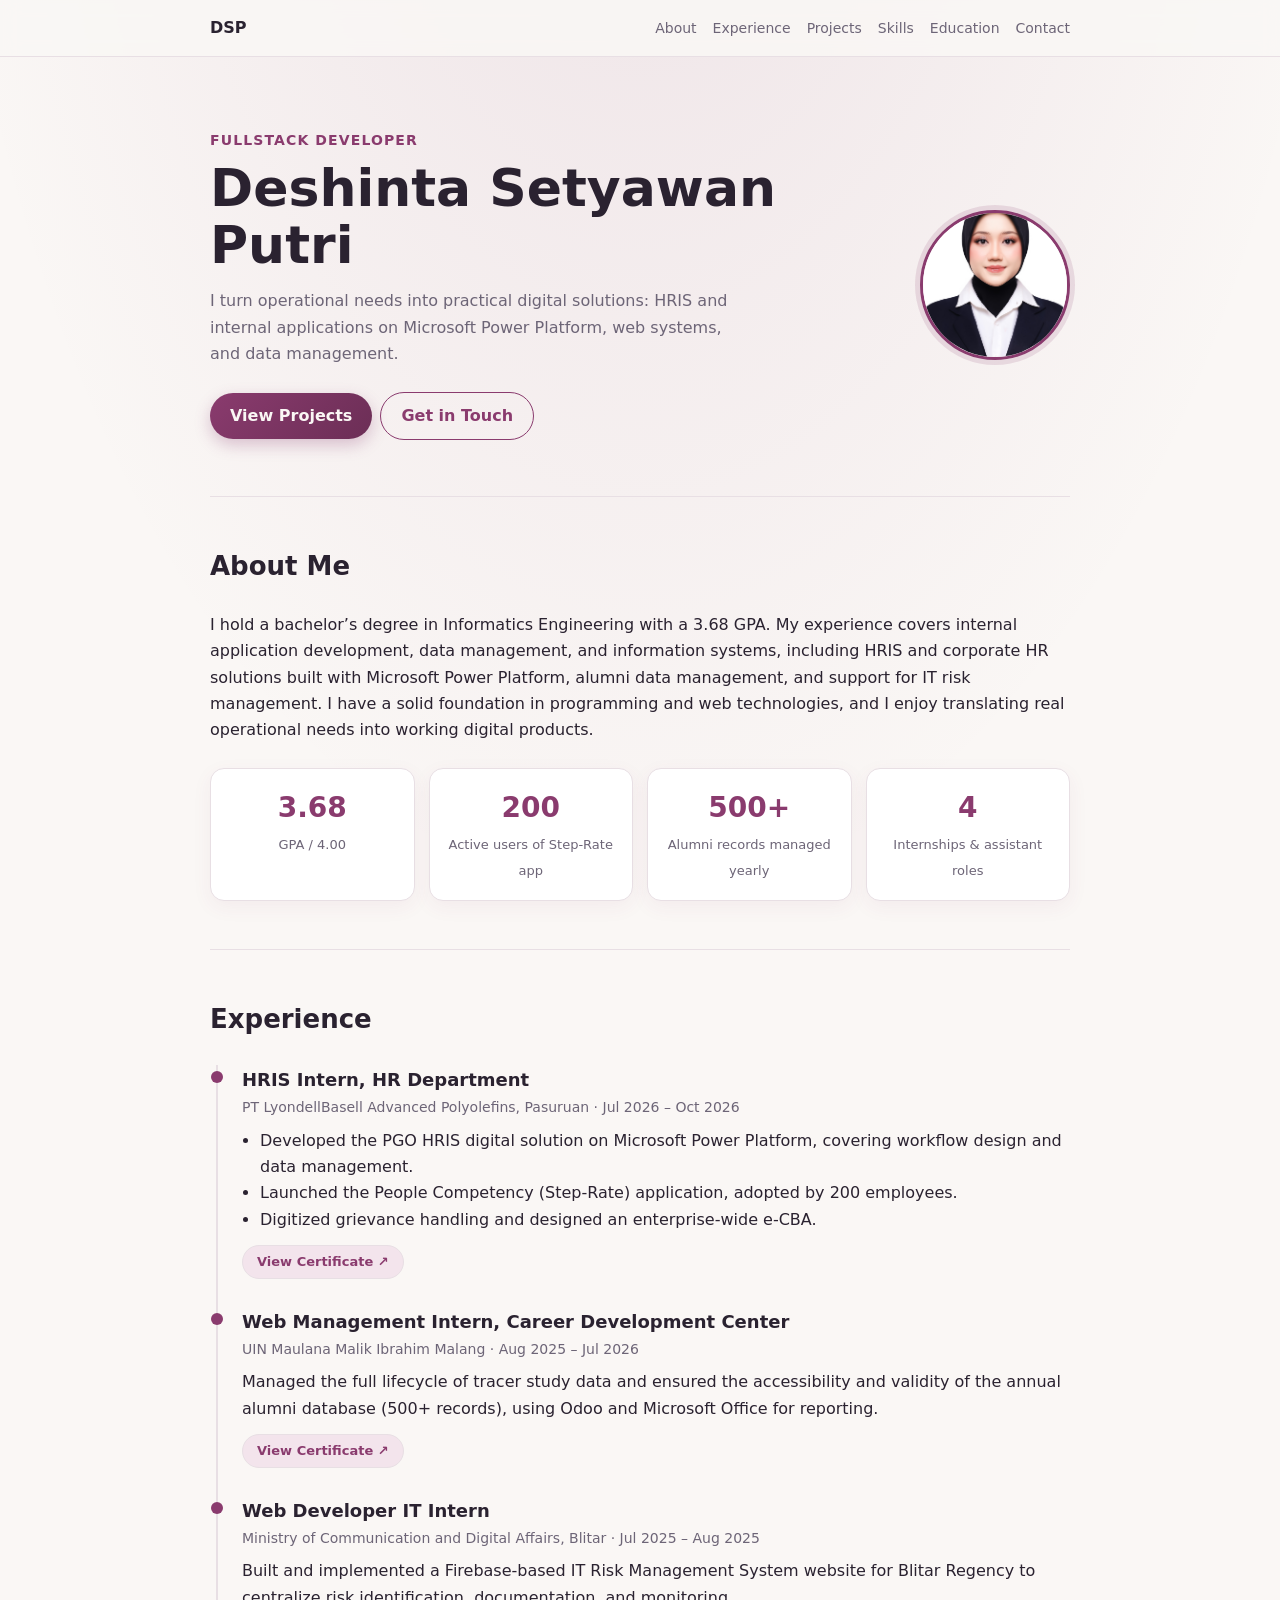
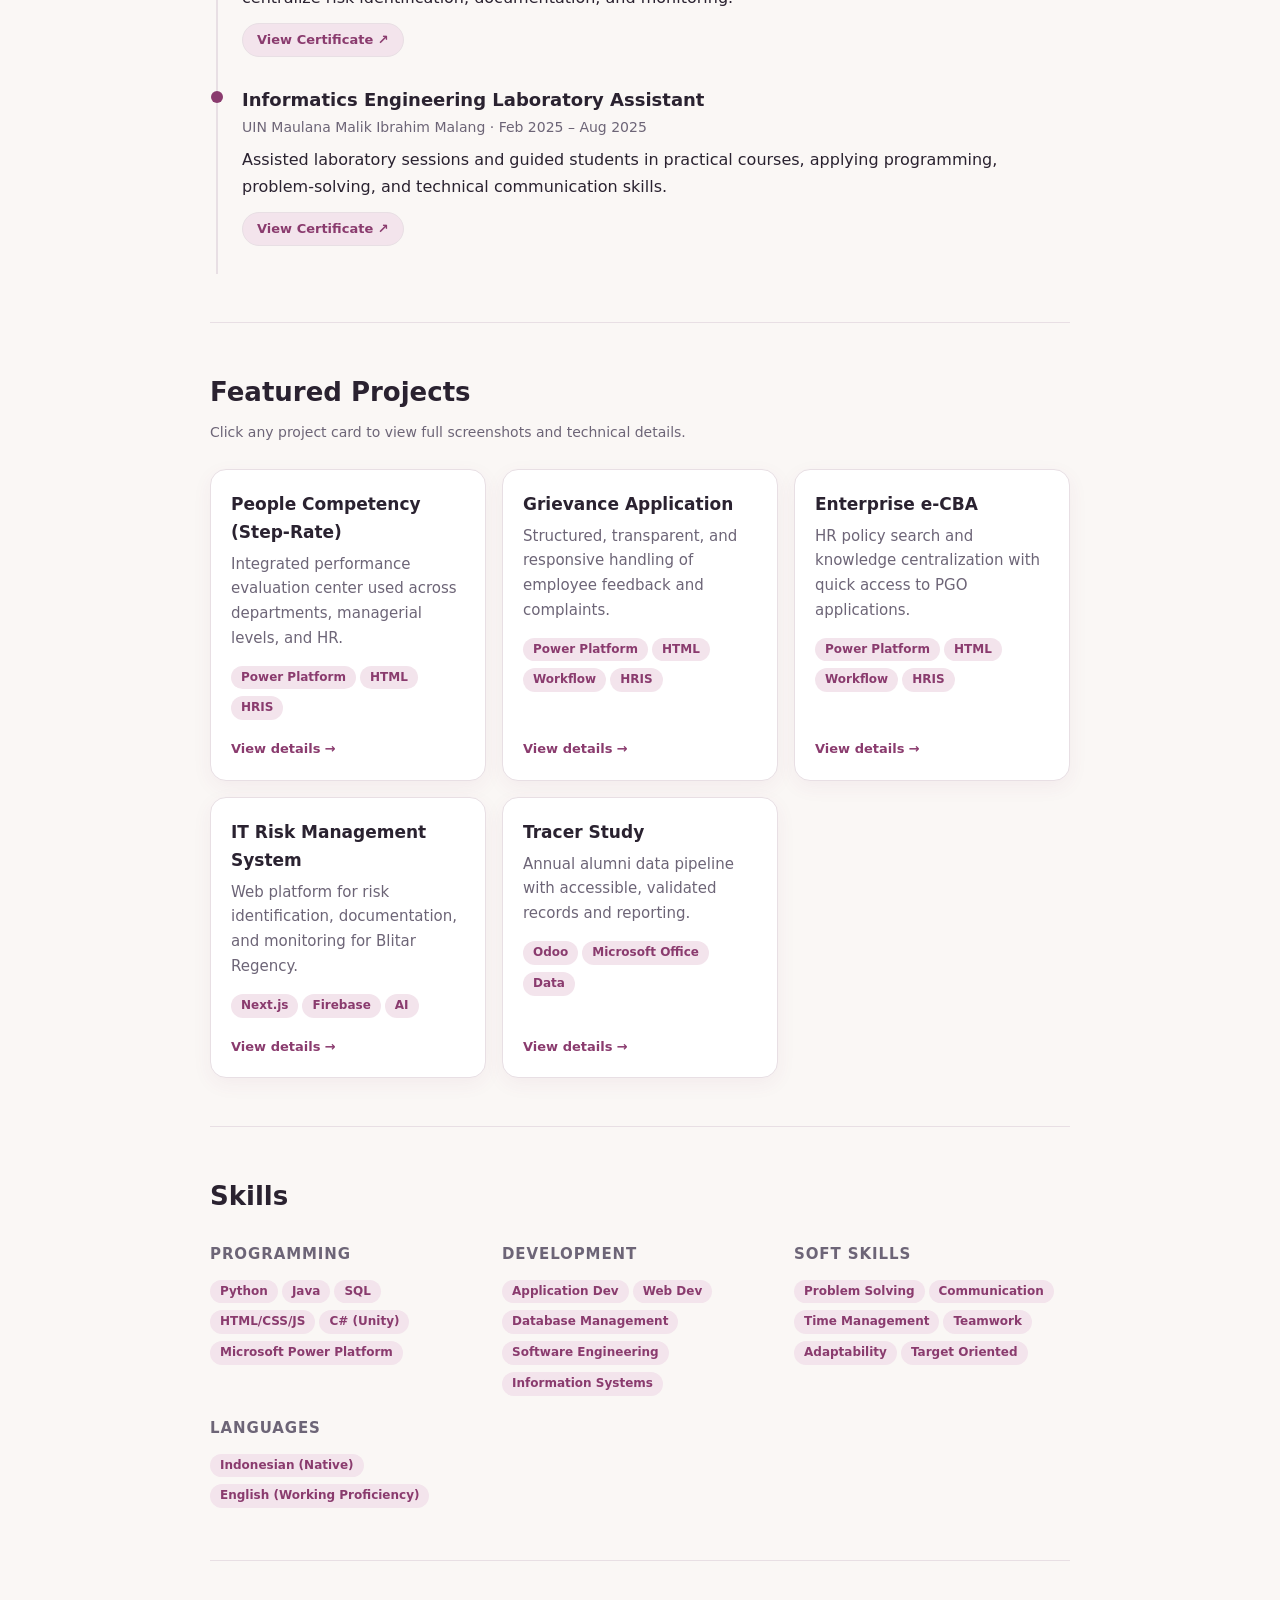
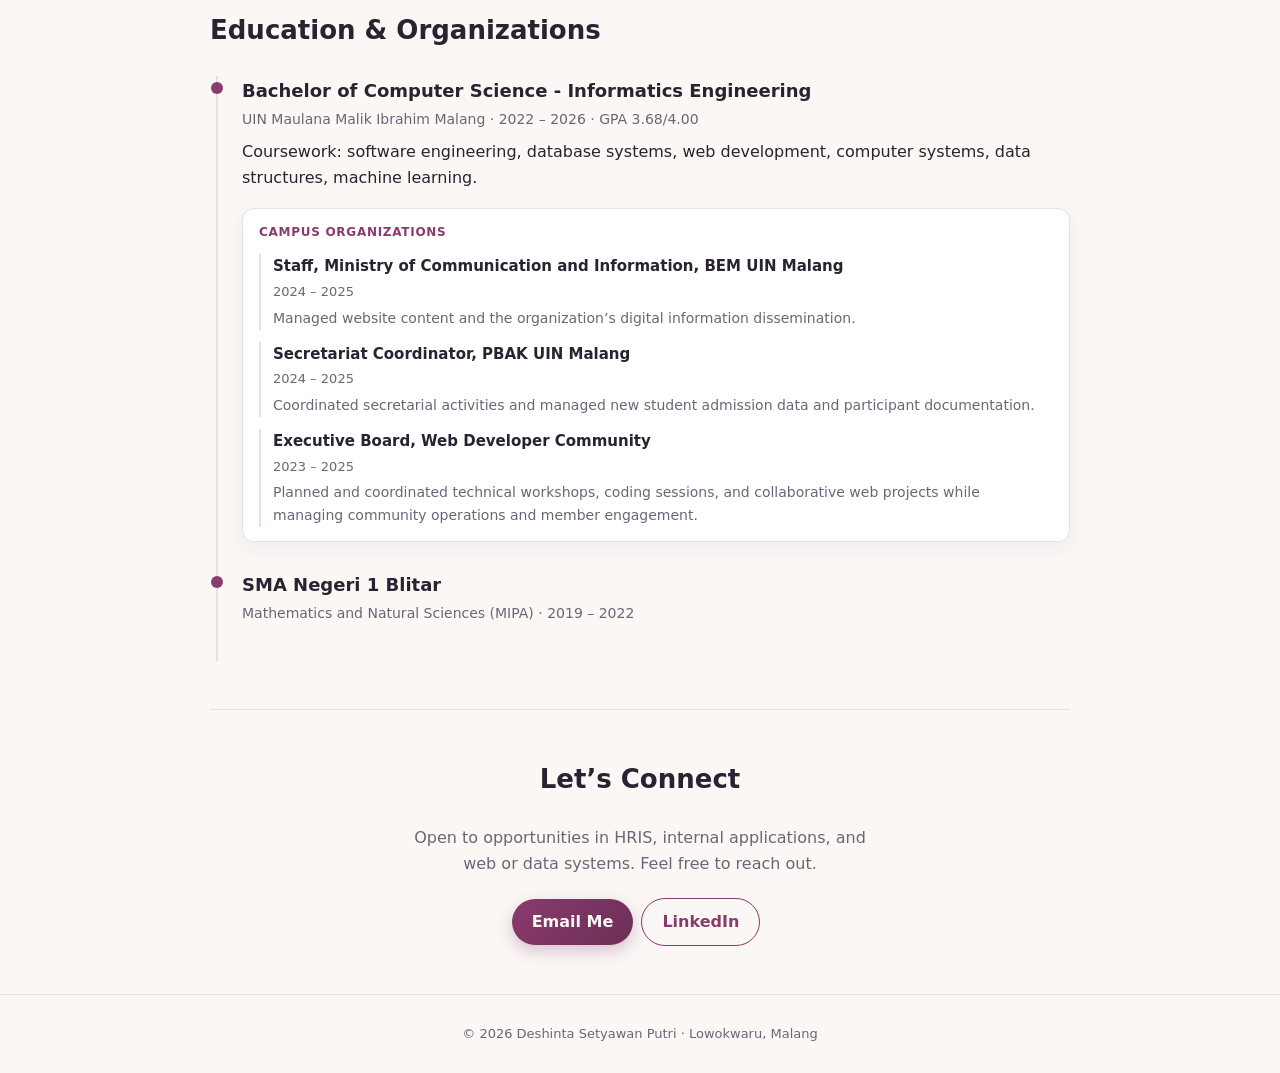
<file: index.html>
<!doctype html>
<html lang="en">
  <head>
    <meta charset="utf-8" />
    <meta
      name="viewport"
      content="width=device-width, initial-scale=1, viewport-fit=cover"
    />
    <title>Deshinta Setyawan Putri — Portfolio</title>
    <link rel="stylesheet" href="style.css" />
  </head>
  <body>
    <header>
      <div class="wrap">
        <nav>
          <a class="logo" href="#top">DSP</a>
          <ul>
            <li><a href="#about">About</a></li>
            <li><a href="#experience">Experience</a></li>
            <li><a href="#projects">Projects</a></li>
            <li><a href="#skills">Skills</a></li>
            <li><a href="#education">Education</a></li>
            <li><a href="#contact">Contact</a></li>
          </ul>
        </nav>
      </div>
    </header>

    <main class="wrap" id="top">
      <div class="hero">
        <div>
          <div class="eyebrow">Fullstack Developer</div>
          <h1>Deshinta Setyawan Putri</h1>
          <p>
            I turn operational needs into practical digital solutions: HRIS and
            internal applications on Microsoft Power Platform, web systems, and
            data management.
          </p>
          <a class="btn" href="#projects">View Projects</a
          ><a class="btn alt" href="#contact">Get in Touch</a>
        </div>
        <img
          src="images/PHOTO_Deshinta Setyawan Putri.jpeg"
          alt="Foto Profil"
          class="avatar"
          style="object-fit: cover"
        />
      </div>

      <section id="about">
        <h2>About Me</h2>
        <p>
          I hold a bachelor’s degree in Informatics Engineering with a 3.68 GPA.
          My experience covers internal application development, data
          management, and information systems, including HRIS and corporate HR
          solutions built with Microsoft Power Platform, alumni data management,
          and support for IT risk management. I have a solid foundation in
          programming and web technologies, and I enjoy translating real
          operational needs into working digital products.
        </p>
        <div class="stats">
          <div class="stat"><b>3.68</b><span>GPA / 4.00</span></div>
          <div class="stat">
            <b>200</b><span>Active users of Step-Rate app</span>
          </div>
          <div class="stat">
            <b>500+</b><span>Alumni records managed yearly</span>
          </div>
          <div class="stat">
            <b>4</b><span>Internships &amp; assistant roles</span>
          </div>
        </div>
      </section>

      <section id="experience">
        <h2>Experience</h2>
        <div class="tl">
          <div class="item">
            <h3>HRIS Intern, HR Department</h3>
            <div class="meta">
              PT LyondellBasell Advanced Polyolefins, Pasuruan · Jul 2026 – Oct
              2026
            </div>
            <ul>
              <li>
                Developed the PGO HRIS digital solution on Microsoft Power
                Platform, covering workflow design and data management.
              </li>
              <li>
                Launched the People Competency (Step-Rate) application, adopted
                by 200 employees.
              </li>
              <li>
                Digitized grievance handling and designed an enterprise-wide
                e-CBA.
              </li>
            </ul>
            <a
              href="certificate/cert-LYB.pdf"
              target="_blank"
              rel="noopener noreferrer"
              class="cert-btn"
            >
              View Certificate ↗
            </a>
          </div>
          <div class="item">
            <h3>Web Management Intern, Career Development Center</h3>
            <div class="meta">
              UIN Maulana Malik Ibrahim Malang · Aug 2025 – Jul 2026
            </div>
            <p>
              Managed the full lifecycle of tracer study data and ensured the
              accessibility and validity of the annual alumni database (500+
              records), using Odoo and Microsoft Office for reporting.
            </p>
            <a
              href="certificate/cert-CDC.pdf"
              target="_blank"
              rel="noopener noreferrer"
              class="cert-btn"
            >
              View Certificate ↗
            </a>
          </div>
          <div class="item">
            <h3>Web Developer IT Intern</h3>
            <div class="meta">
              Ministry of Communication and Digital Affairs, Blitar · Jul 2025 –
              Aug 2025
            </div>
            <p>
              Built and implemented a Firebase-based IT Risk Management System
              website for Blitar Regency to centralize risk identification,
              documentation, and monitoring.
            </p>
            <a
              href="certificate/cert-kominfo.pdf"
              target="_blank"
              rel="noopener noreferrer"
              class="cert-btn"
            >
              View Certificate ↗
            </a>
          </div>
          <div class="item">
            <h3>Informatics Engineering Laboratory Assistant</h3>
            <div class="meta">
              UIN Maulana Malik Ibrahim Malang · Feb 2025 – Aug 2025
            </div>
            <p>
              Assisted laboratory sessions and guided students in practical
              courses, applying programming, problem-solving, and technical
              communication skills.
            </p>
            <a
              href="certificate/cert-AsistantLaboratory.jpg"
              target="_blank"
              rel="noopener noreferrer"
              class="cert-btn"
            >
              View Certificate ↗
            </a>
          </div>
        </div>
      </section>

      <section id="projects">
        <h2>Featured Projects</h2>
        <p style="color: var(--muted); margin: -16px 0 24px; font-size: 14px">
          Click any project card to view full screenshots and technical details.
        </p>

        <div class="grid">
          <a href="projects/step-rate" class="card">
            <h3>People Competency (Step-Rate)</h3>
            <p>
              Integrated performance evaluation center used across departments,
              managerial levels, and HR.
            </p>
            <div>
              <span class="tag">Power Platform</span
              ><span class="tag">HTML</span><span class="tag">HRIS</span>
            </div>
            <div class="card-cta">View details <span>→</span></div>
          </a>

          <a href="projects/grievance" class="card">
            <h3>Grievance Application</h3>
            <p>
              Structured, transparent, and responsive handling of employee
              feedback and complaints.
            </p>
            <div>
              <span class="tag">Power Platform</span
              ><span class="tag">HTML</span><span class="tag">Workflow</span
              ><span class="tag">HRIS</span>
            </div>
            <div class="card-cta">View details <span>→</span></div>
          </a>

          <a href="projects/e-cba" class="card">
            <h3>Enterprise e-CBA</h3>
            <p>
              HR policy search and knowledge centralization with quick access to
              PGO applications.
            </p>
            <div>
              <span class="tag">Power Platform</span
              ><span class="tag">HTML</span><span class="tag">Workflow</span
              ><span class="tag">HRIS</span>
            </div>
            <div class="card-cta">View details <span>→</span></div>
          </a>

          <a href="projects/it-risk" class="card">
            <h3>IT Risk Management System</h3>
            <p>
              Web platform for risk identification, documentation, and
              monitoring for Blitar Regency.
            </p>
            <div>
              <span class="tag">Next.js</span><span class="tag">Firebase</span
              ><span class="tag">AI</span>
            </div>
            <div class="card-cta">View details <span>→</span></div>
          </a>

          <a href="projects/tracer-study" class="card">
            <h3>Tracer Study</h3>
            <p>
              Annual alumni data pipeline with accessible, validated records and
              reporting.
            </p>
            <div>
              <span class="tag">Odoo</span
              ><span class="tag">Microsoft Office</span
              ><span class="tag">Data</span>
            </div>
            <div class="card-cta">View details <span>→</span></div>
          </a>
        </div>
      </section>

      <section id="skills">
        <h2>Skills</h2>
        <div class="skills">
          <div>
            <h3>Programming</h3>
            <span class="tag">Python</span><span class="tag">Java</span
            ><span class="tag">SQL</span><span class="tag">HTML/CSS/JS</span
            ><span class="tag">C# (Unity)</span
            ><span class="tag">Microsoft Power Platform</span>
          </div>
          <div>
            <h3>Development</h3>
            <span class="tag">Application Dev</span
            ><span class="tag">Web Dev</span
            ><span class="tag">Database Management</span
            ><span class="tag">Software Engineering</span
            ><span class="tag">Information Systems</span>
          </div>
          <div>
            <h3>Soft Skills</h3>
            <span class="tag">Problem Solving</span
            ><span class="tag">Communication</span
            ><span class="tag">Time Management</span
            ><span class="tag">Teamwork</span
            ><span class="tag">Adaptability</span
            ><span class="tag">Target Oriented</span>
          </div>
          <div>
            <h3>Languages</h3>
            <span class="tag">Indonesian (Native)</span
            ><span class="tag">English (Working Proficiency)</span>
          </div>
        </div>
      </section>

      <section id="education">
        <h2>Education &amp; Organizations</h2>
        <div class="tl">
          <div class="item">
            <h3>Bachelor of Computer Science - Informatics Engineering</h3>
            <div class="meta">
              UIN Maulana Malik Ibrahim Malang · 2022 – 2026 · GPA 3.68/4.00
            </div>
            <p>
              Coursework: software engineering, database systems, web
              development, computer systems, data structures, machine learning.
            </p>

            <div class="org-wrap">
              <div class="org-label">Campus Organizations</div>

              <div class="org-item">
                <h4>
                  Staff, Ministry of Communication and Information, BEM UIN
                  Malang
                </h4>
                <div class="meta">2024 – 2025</div>
                <p>
                  Managed website content and the organization’s digital
                  information dissemination.
                </p>
              </div>

              <div class="org-item">
                <h4>Secretariat Coordinator, PBAK UIN Malang</h4>
                <div class="meta">2024 – 2025</div>
                <p>
                  Coordinated secretarial activities and managed new student
                  admission data and participant documentation.
                </p>
              </div>

              <div class="org-item">
                <h4>Executive Board, Web Developer Community</h4>
                <div class="meta">2023 – 2025</div>
                <p>
                  Planned and coordinated technical workshops, coding sessions,
                  and collaborative web projects while managing community
                  operations and member engagement.
                </p>
              </div>
            </div>
          </div>

          <div class="item">
            <h3>SMA Negeri 1 Blitar</h3>
            <div class="meta">
              Mathematics and Natural Sciences (MIPA) · 2019 – 2022
            </div>
          </div>
        </div>
      </section>

      <section id="contact" class="contact">
        <h2>Let’s Connect</h2>
        <p>
          Open to opportunities in HRIS, internal applications, and web or data
          systems. Feel free to reach out.
        </p>
        <a class="btn" href="mailto:deshintasetyawan@gmail.com">Email Me</a
        ><a
          class="btn alt"
          href="https://www.linkedin.com/in/deshintasetyawan/"
          id="li"
          target="_blank"
          >LinkedIn</a
        >
      </section>
    </main>
    <footer>© 2026 Deshinta Setyawan Putri · Lowokwaru, Malang</footer>
  </body>
</html>
</file>
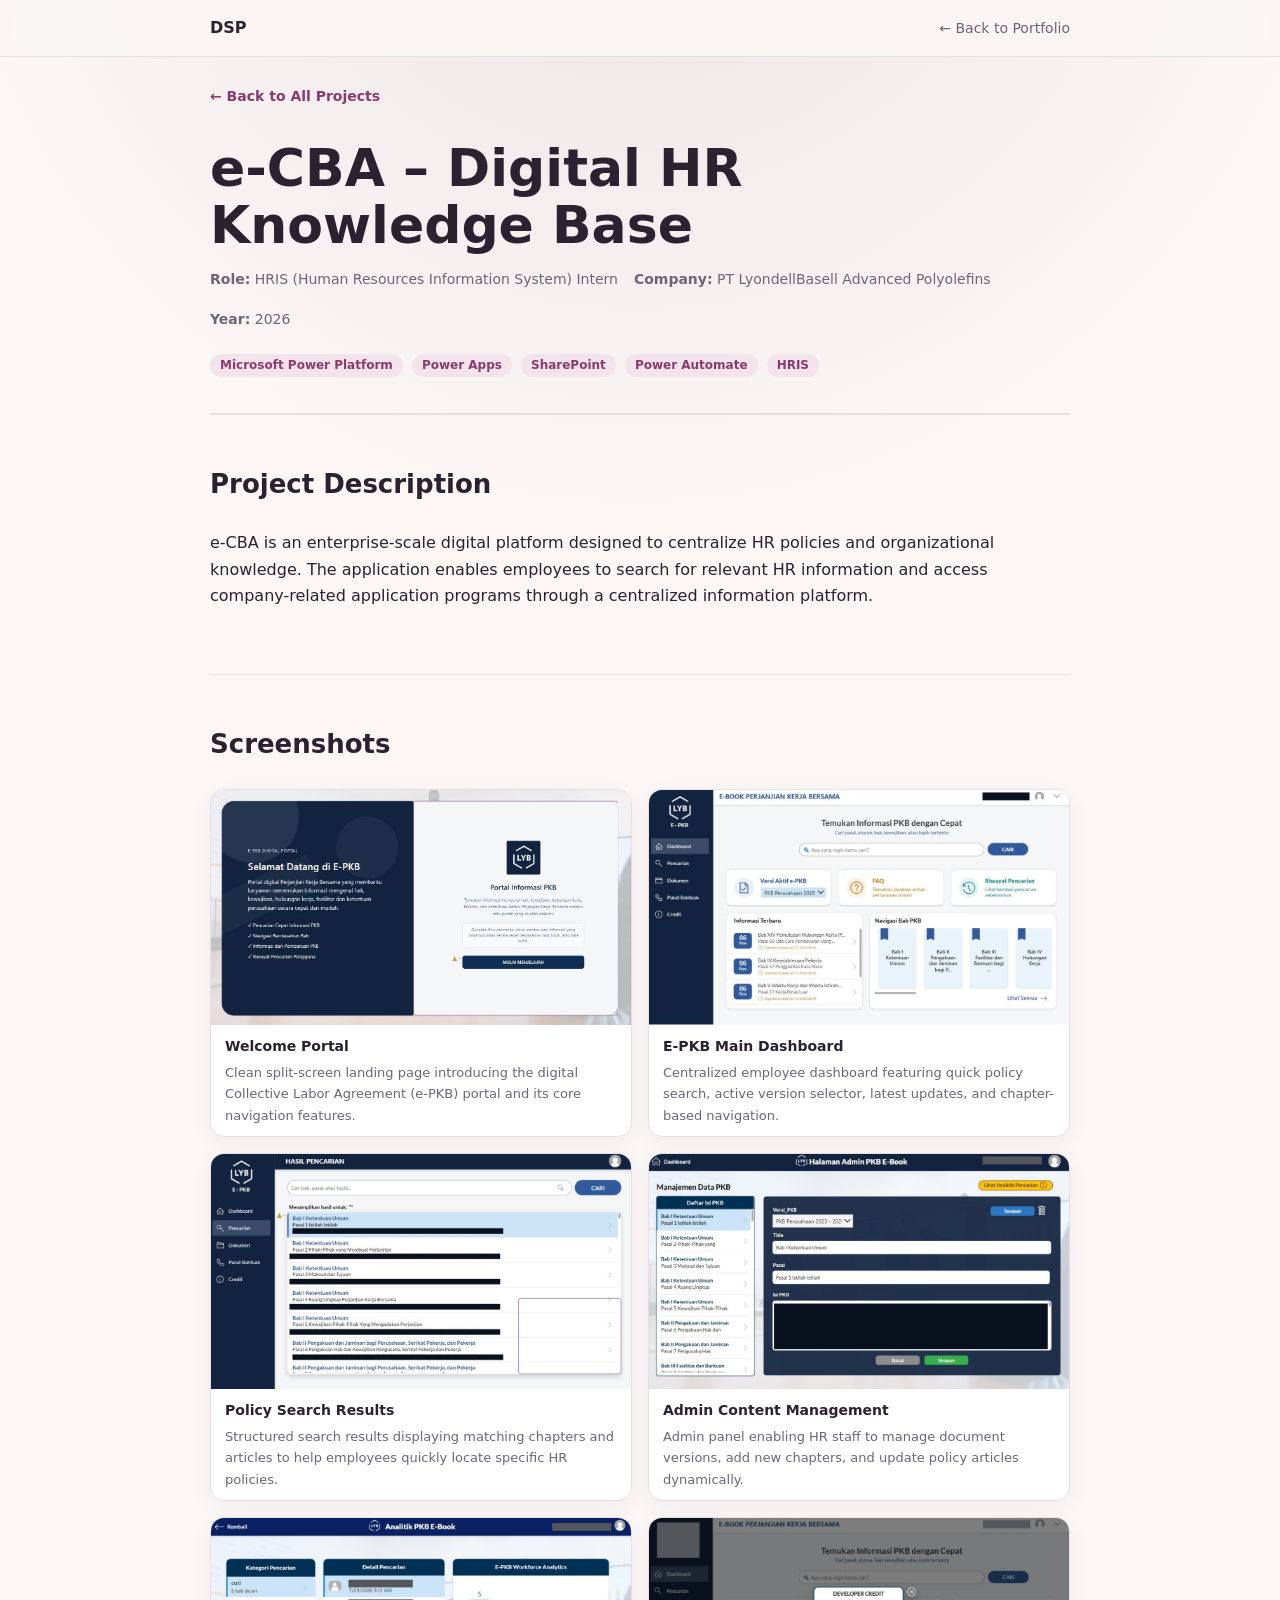
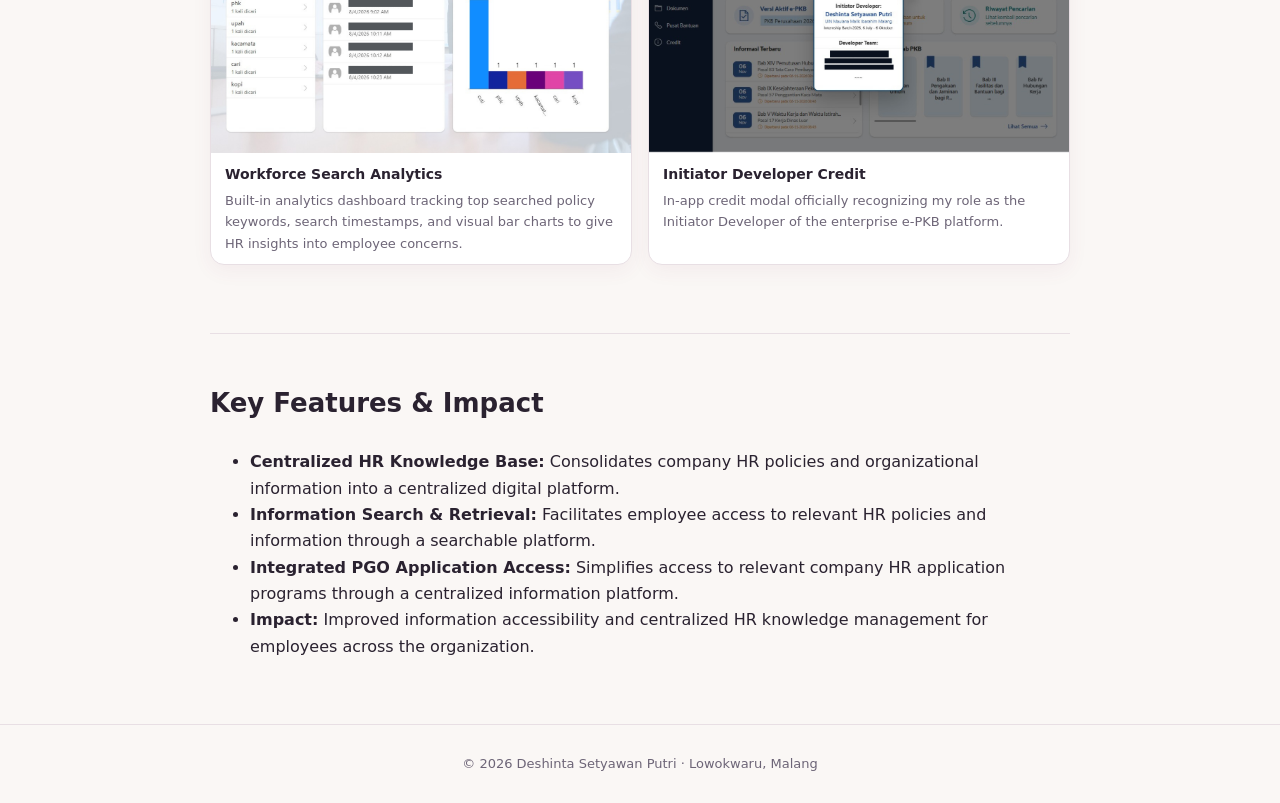
<file: projects/e-cba.html>
<!DOCTYPE html>
<html lang="en">
<head>
  <meta charset="utf-8">
  <meta name="viewport" content="width=device-width, initial-scale=1">
  <title>Enterprise e-CBA — Deshinta Setyawan Putri</title>
  <link rel="stylesheet" href="../style.css">
</head>
<body>
  <header>
    <div class="wrap">
      <nav>
        <a class="logo" href="../">DSP</a>
        <ul>
          <li><a href="../#projects">← Back to Portfolio</a></li>
        </ul>
      </nav>
    </div>
  </header>

  <main class="wrap">
    <a href="../#projects" class="back-link">← Back to All Projects</a>

    <div class="proj-hero">
      <h1>e-CBA – Digital HR Knowledge Base</h1>
      <div class="proj-meta">
        <span><strong>Role:</strong> HRIS (Human Resources Information System) Intern</span>
        <span><strong>Company:</strong> PT LyondellBasell Advanced Polyolefins</span>
        <span><strong>Year:</strong> 2026</span>
      </div>
      <div>
        <span class="tag">Microsoft Power Platform</span>
        <span class="tag">Power Apps</span>
        <span class="tag">SharePoint</span>
        <span class="tag">Power Automate</span>

        <span class="tag">HRIS</span>
      </div>
    </div>

    <section>
      <h2>Project Description</h2>
      <p>e-CBA is an enterprise-scale digital platform designed to centralize HR policies and organizational knowledge. The application enables employees to search for relevant HR information and access company-related application programs through a centralized information platform.</p>
    </section>

    <section>
      <h2>Screenshots</h2>
      <div class="gallery">
        <figure>
          <img src="../images/cba-welcomeportal.png" alt="Welcome Portal">
          <figcaption>
              <strong>Welcome Portal</strong>
              Clean split-screen landing page introducing the digital Collective Labor Agreement (e-PKB) portal and its core navigation features.
            </figcaption>
          </figure>
        </figure>

        <figure>
          <img src="../images/cba-maindashboard.png" alt="Main Dashboard">
          <figcaption>
              <strong>E-PKB Main Dashboard</strong>
              Centralized employee dashboard featuring quick policy search, active version selector, latest updates, and chapter-based navigation.
            </figcaption>
          </figure>
        </figure>

        <figure>
          <img src="../images/cba-PolicySearchResults.png" alt="Policy Search Results">
          <figcaption>
              <strong>Policy Search Results</strong>
              Structured search results displaying matching chapters and articles to help employees quickly locate specific HR policies.
            </figcaption>
          </figure>
        </figure>

        <figure>
          <img src="../images/cba-AdminContentManagement.png" alt="Admin Content Management">
          <figcaption>
              <strong>Admin Content Management</strong>
              Admin panel enabling HR staff to manage document versions, add new chapters, and update policy articles dynamically.
            </figcaption>
          </figure>
        </figure>

        <figure>
          <img src="../images/cba-WorkforceSearchAnalytics.png" alt="Workforce Search Analytics">
          <figcaption>
              <strong>Workforce Search Analytics</strong>
              Built-in analytics dashboard tracking top searched policy keywords, search timestamps, and visual bar charts to give HR insights into employee concerns.
            </figcaption>
          </figure>
        </figure>

        <figure>
          <img src="../images/cba-developercredit.png" alt="Initiator Developer Credit">
          <figcaption>
              <strong>Initiator Developer Credit</strong>
              In-app credit modal officially recognizing my role as the Initiator Developer of the enterprise e-PKB platform.
            </figcaption>
          </figure>
        </figure>

      </div>
    </section>

    <section>
      <h2>Key Features &amp; Impact</h2>
      <ul>
        <li><strong>Centralized HR Knowledge Base:</strong> Consolidates company HR policies and organizational information into a centralized digital platform.</li>
        <li><strong>Information Search & Retrieval:</strong> Facilitates employee access to relevant HR policies and information through a searchable platform.</li>
        <li><strong>Integrated PGO Application Access:</strong> Simplifies access to relevant company HR application programs through a centralized information platform.</li>
        <li><strong>Impact:</strong> Improved information accessibility and centralized HR knowledge management for employees across the organization.</li>
      </ul>
    </section>
  </main>

  <footer>© 2026 Deshinta Setyawan Putri · Lowokwaru, Malang</footer>
</body>
</html>
</file>
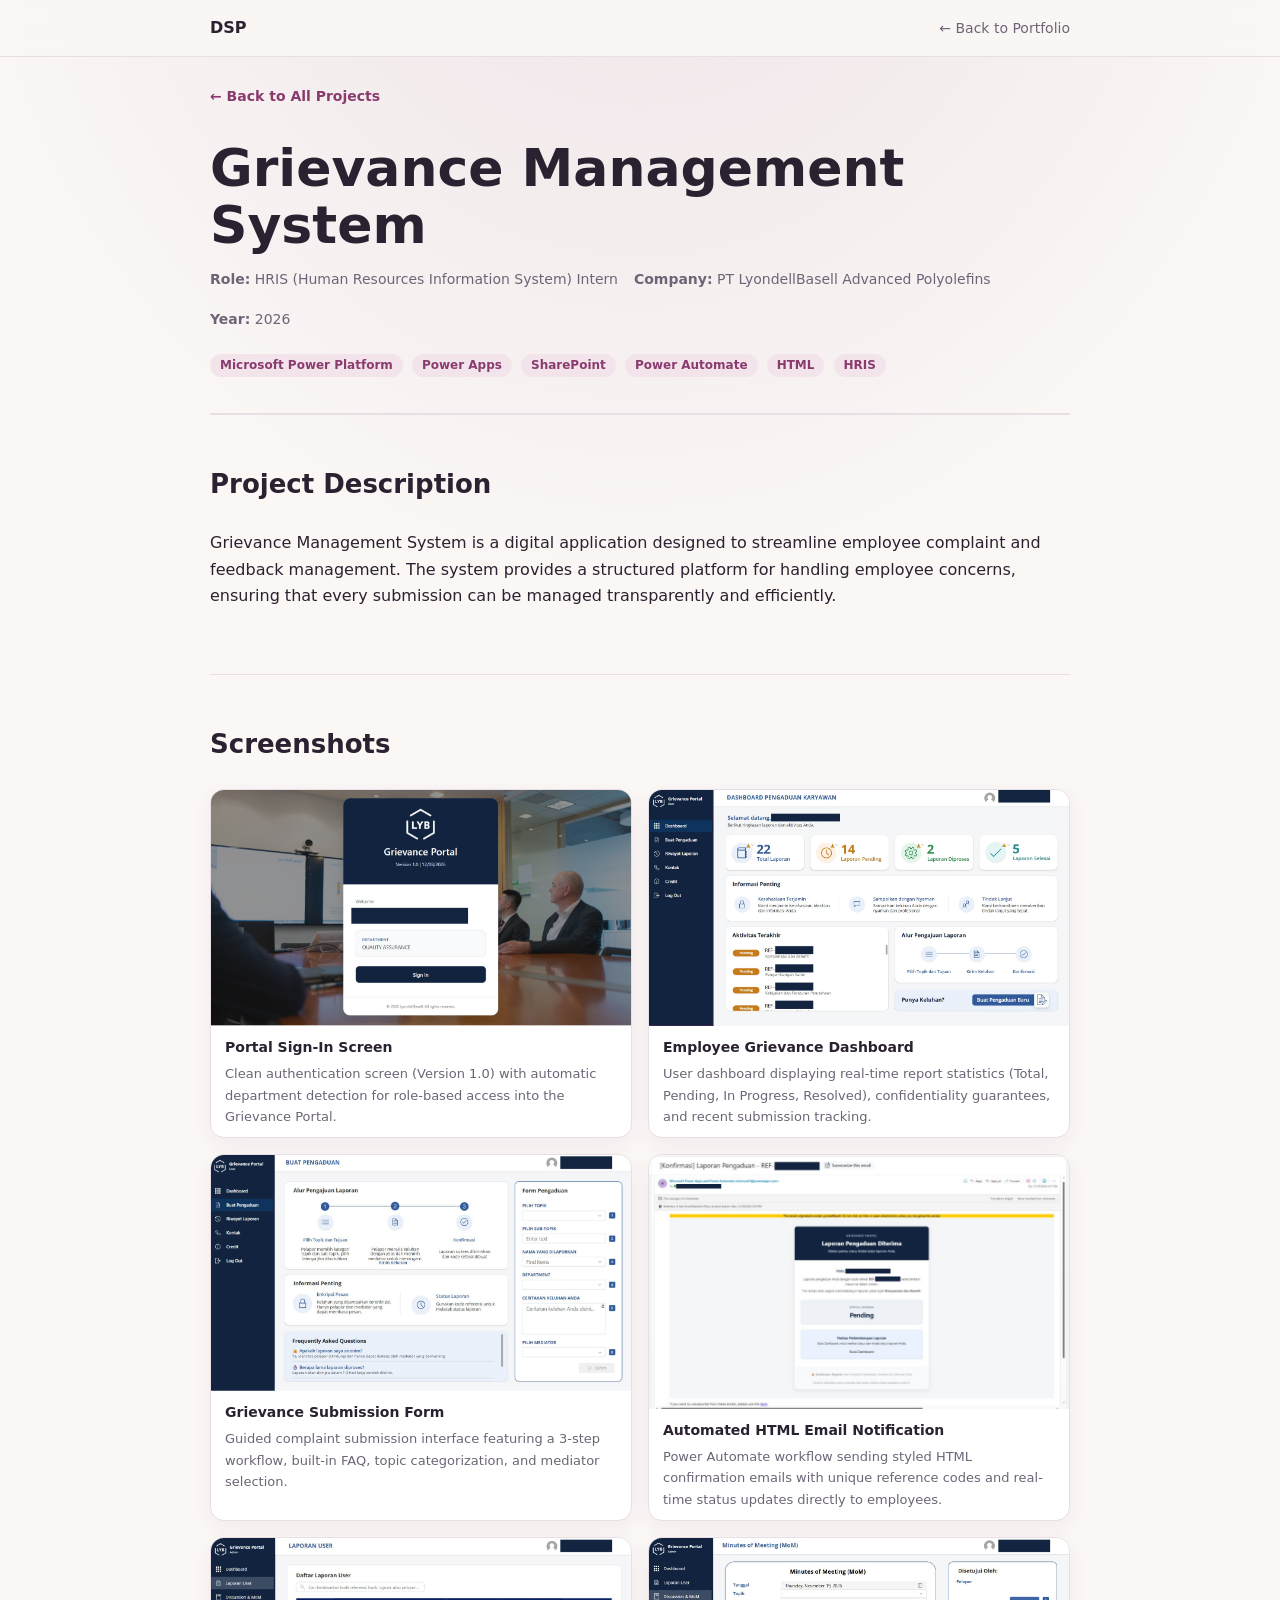
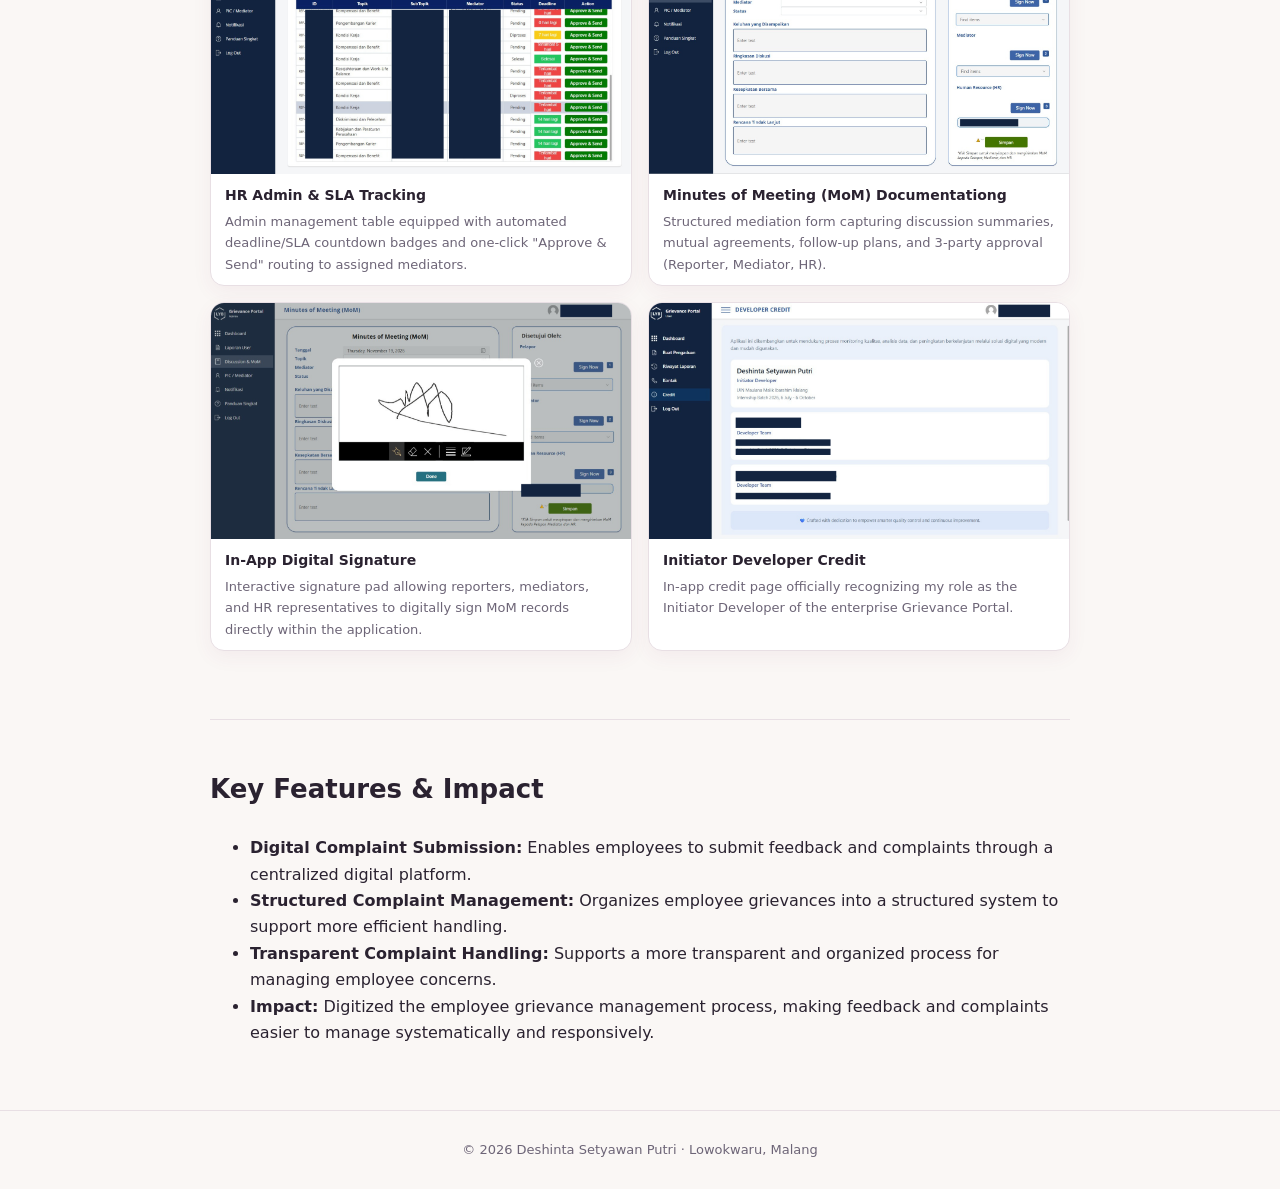
<file: projects/grievance.html>
<!DOCTYPE html>
<html lang="en">
<head>
  <meta charset="utf-8">
  <meta name="viewport" content="width=device-width, initial-scale=1">
  <title>Grievance — Deshinta Setyawan Putri</title>
  <link rel="stylesheet" href="../style.css">
</head>
<body>
  <header>
    <div class="wrap">
      <nav>
        <a class="logo" href="../">DSP</a>
        <ul>
          <li><a href="../#projects">← Back to Portfolio</a></li>
        </ul>
      </nav>
    </div>
  </header>

  <main class="wrap">
    <a href="../#projects" class="back-link">← Back to All Projects</a>

    <div class="proj-hero">
      <h1>Grievance Management System</h1>
      <div class="proj-meta">
        <span><strong>Role:</strong> HRIS (Human Resources Information System) Intern</span>
        <span><strong>Company:</strong> PT LyondellBasell Advanced Polyolefins</span>
        <span><strong>Year:</strong> 2026</span>
      </div>
      <div>
        <span class="tag">Microsoft Power Platform</span>
        <span class="tag">Power Apps</span>
        <span class="tag">SharePoint</span>
        <span class="tag">Power Automate</span>
        <span class="tag">HTML</span>

        <span class="tag">HRIS</span>
      </div>
    </div>

    <section>
      <h2>Project Description</h2>
      <p>Grievance Management System is a digital application designed to streamline employee complaint and feedback management. The system provides a structured platform for handling employee concerns, ensuring that every submission can be managed transparently and efficiently.</p>
    </section>

    <section>
      <h2>Screenshots</h2>
      <div class="gallery">

        <figure>
          <img src="../images/griev-SignInScreen.png" alt="Portal Sign-In">
          <figcaption>
            <strong>Portal Sign-In Screen</strong>
            Clean authentication screen (Version 1.0) with automatic department detection for role-based access into the Grievance Portal.
            </figcaption>
          </figure>
        </figure>

        <figure>
          <img src="../images/griev-EmployeeDashboard.png" alt="Employee Dashboard">
          <figcaption>
            <strong>Employee Grievance Dashboard</strong>
            User dashboard displaying real-time report statistics (Total, Pending, In Progress, Resolved), confidentiality guarantees, and recent submission tracking. 
            </figcaption>
          </figure>
        </figure>
        
        <figure>
          <img src="../images/griev-GrievanceSubmissionForm.png" alt="Submission Form">
          <figcaption>
            <strong>Grievance Submission Form</strong>
            Guided complaint submission interface featuring a 3-step workflow, built-in FAQ, topic categorization, and mediator selection. 
            </figcaption>
          </figure>
        </figure>

        <figure>
          <img src="../images/griev-AutomatedEmailNotification.png" alt="Automated Email Notification">
          <figcaption>
            <strong>Automated HTML Email Notification</strong>
            Power Automate workflow sending styled HTML confirmation emails with unique reference codes and real-time status updates directly to employees.
            </figcaption>
          </figure>
        </figure>

        <figure>
          <img src="../images/griev-AdminReportSLATracking.png" alt="Admin Report & SLA Tracking">
          <figcaption>
            <strong>HR Admin &amp; SLA Tracking</strong>
            Admin management table equipped with automated deadline/SLA countdown badges and one-click "Approve &amp; Send" routing to assigned mediators. 
            </figcaption>
          </figure>
        </figure>

        <figure>
          <img src="../images/griev-MinutesOfMeeting.png" alt="Minutes of Meeting">
          <figcaption>
            <strong>Minutes of Meeting (MoM) Documentationg</strong>
            Structured mediation form capturing discussion summaries, mutual agreements, follow-up plans, and 3-party approval (Reporter, Mediator, HR). 
            </figcaption>
          </figure>
        </figure>

        <figure>
          <img src="../images/griev-DigitalSignaturePad.png" alt="Digital Signature Pad">
          <figcaption>
            <strong>In-App Digital Signature</strong>
Interactive signature pad allowing reporters, mediators, and HR representatives to digitally sign MoM records directly within the application. 
            </figcaption>
          </figure>
        </figure>

        <figure>
          <img src="../images/griev-InitiatorDeveloperCredit.png" alt="Initiator Developer Credit">
          <figcaption>
            <strong>Initiator Developer Credit</strong>
In-app credit page officially recognizing my role as the Initiator Developer of the enterprise Grievance Portal. 
            </figcaption>
          </figure>
        </figure>

      </div>
    </section>

    <section>
      <h2>Key Features &amp; Impact</h2>
      <ul>
        <li><strong>Digital Complaint Submission:</strong> Enables employees to submit feedback and complaints through a centralized digital platform.</li>
        <li><strong>Structured Complaint Management:</strong> Organizes employee grievances into a structured system to support more efficient handling.</li>
        <li><strong>Transparent Complaint Handling:</strong> Supports a more transparent and organized process for managing employee concerns.</li>
        <li><strong>Impact:</strong> Digitized the employee grievance management process, making feedback and complaints easier to manage systematically and responsively.</li>
      </ul>
    </section>
  </main>

  <footer>© 2026 Deshinta Setyawan Putri · Lowokwaru, Malang</footer>
</body>
</html>
</file>
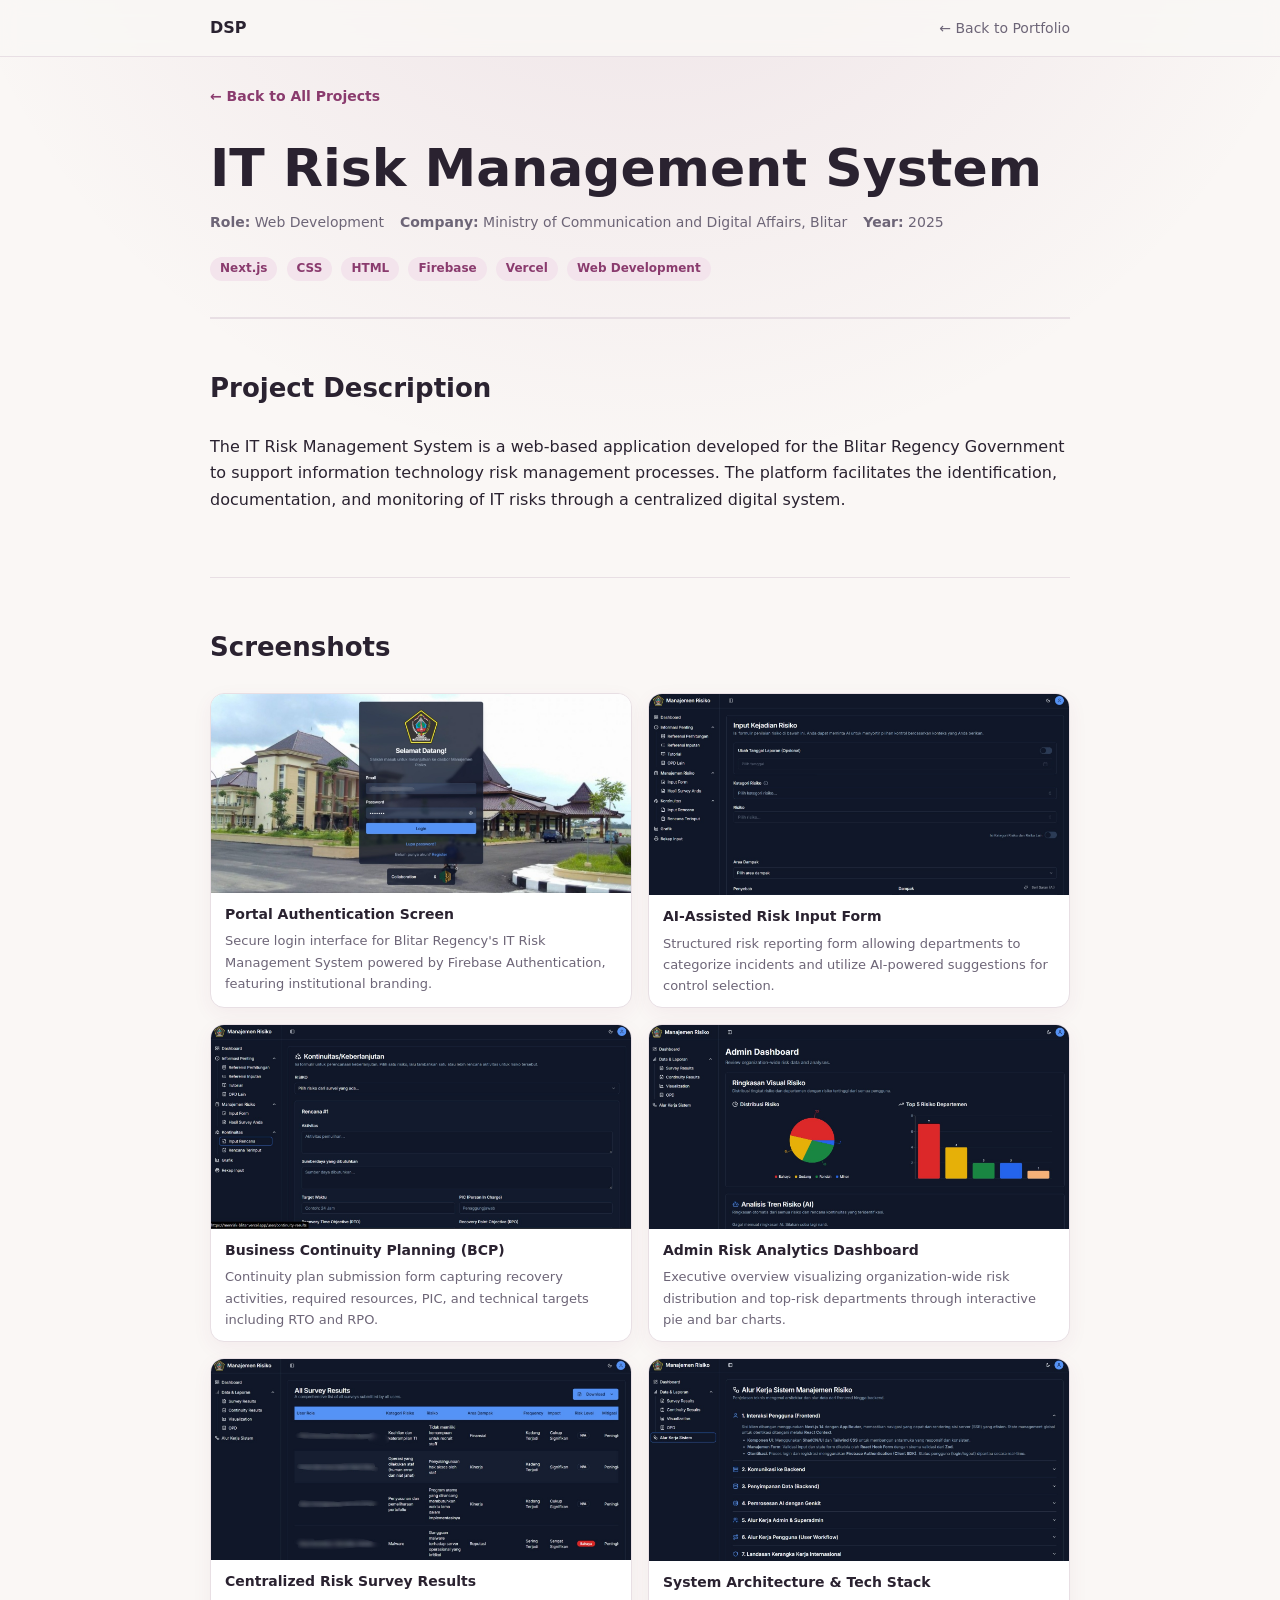
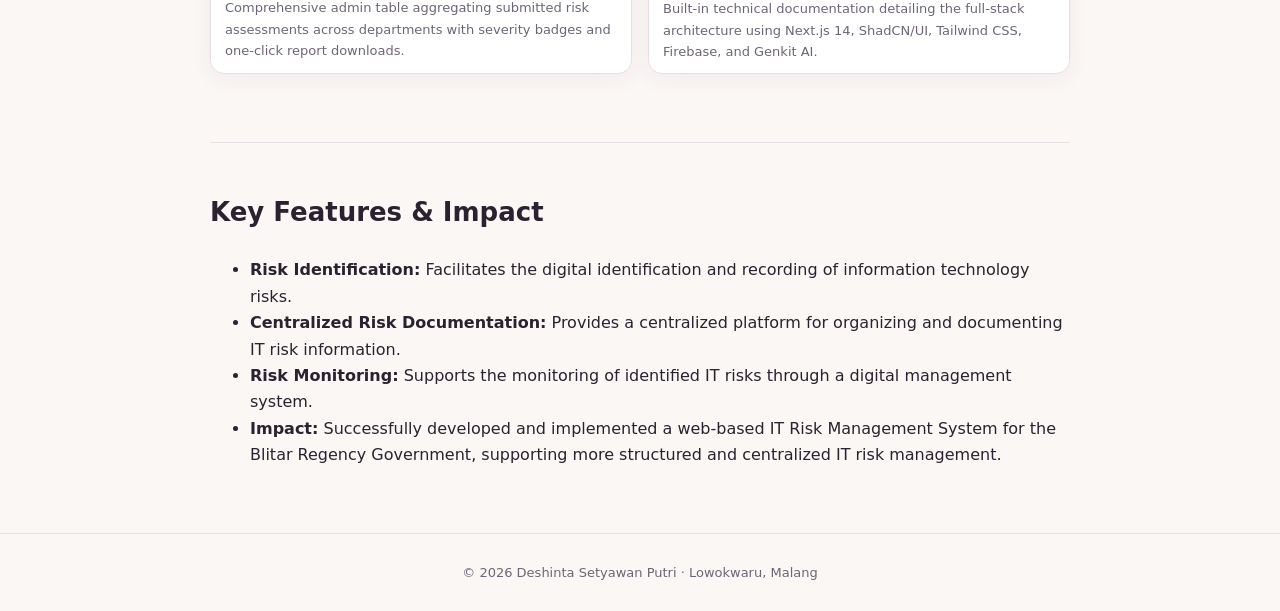
<file: projects/it-risk.html>
<!DOCTYPE html>
<html lang="en">
<head>
  <meta charset="utf-8">
  <meta name="viewport" content="width=device-width, initial-scale=1">
  <title>IT Risk Management System — Deshinta Setyawan Putri</title>
  <link rel="stylesheet" href="../style.css">
</head>
<body>
  <header>
    <div class="wrap">
      <nav>
        <a class="logo" href="../">DSP</a>
        <ul>
          <li><a href="../#projects">← Back to Portfolio</a></li>
        </ul>
      </nav>
    </div>
  </header>

  <main class="wrap">
    <a href="../#projects" class="back-link">← Back to All Projects</a>

    <div class="proj-hero">
      <h1>IT Risk Management System</h1>
      <div class="proj-meta">
        <span><strong>Role:</strong> Web Development</span>
        <span><strong>Company:</strong> Ministry of Communication and Digital Affairs, Blitar</span>
        <span><strong>Year:</strong> 2025</span>
      </div>
      <div>
        <span class="tag">Next.js</span>
        <span class="tag">CSS</span>
        <span class="tag">HTML</span>
        <span class="tag">Firebase</span>
        <span class="tag">Vercel</span>

        <span class="tag">Web Development</span>
      </div>
    </div>

    <section>
      <h2>Project Description</h2>
      <p>The IT Risk Management System is a web-based application developed for the Blitar Regency Government to support information technology risk management processes. The platform facilitates the identification, documentation, and monitoring of IT risks through a centralized digital system.</p>
    </section>

    <section>
      <h2>Screenshots</h2>
      <div class="gallery">
        
        <figure>
          <img src="../images/itrisk-PortalLogin.jpg" alt="Portal Authentication Screen">
          <figcaption>
            <strong>Portal Authentication Screen</strong>
            Secure login interface for Blitar Regency's IT Risk Management System powered by Firebase Authentication, featuring institutional branding.
          </figcaption>
        </figure>

        <figure>
          <img src="../images/itrisk-RiskAssessmentInputForm.jpg" alt="Risk Assessment Input Form">
          <figcaption>
            <strong>AI-Assisted Risk Input Form</strong>
            Structured risk reporting form allowing departments to categorize incidents and utilize AI-powered suggestions for control selection.
          </figcaption>
        </figure>

        <figure>
          <img src="../images/itrisk-BusinessContinuityPlanForm.jpg" alt="Business Continuity Plan Form">
          <figcaption>
            <strong>Business Continuity Planning (BCP)</strong>
            Continuity plan submission form capturing recovery activities, required resources, PIC, and technical targets including RTO and RPO.
          </figcaption>
        </figure>

        <figure>
          <img src="../images/itrisk-AdminDashboardAnalytics.jpg" alt="Admin Risk Analytics Dashboard">
          <figcaption>
            <strong>Admin Risk Analytics Dashboard</strong>
            Executive overview visualizing organization-wide risk distribution and top-risk departments through interactive pie and bar charts.
          </figcaption>
        </figure>

        <figure>
          <img src="../images/itrisk-AllSurveyResults.jpg" alt="All Survey Results">
          <figcaption>
            <strong>Centralized Risk Survey Results</strong>
            Comprehensive admin table aggregating submitted risk assessments across departments with severity badges and one-click report downloads.
          </figcaption>
        </figure>

        <figure>
          <img src="../images/itrisk-SystemArchitectureDocumentation.jpg" alt="System Architecture Documentation">
          <figcaption>
            <strong>System Architecture &amp; Tech Stack</strong>
            Built-in technical documentation detailing the full-stack architecture using Next.js 14, ShadCN/UI, Tailwind CSS, Firebase, and Genkit AI.
          </figcaption>
        </figure>

      </div>
    </section>

    <section>
      <h2>Key Features &amp; Impact</h2>
      <ul>
        <li><strong>Risk Identification:</strong> Facilitates the digital identification and recording of information technology risks.</li>
        <li><strong>Centralized Risk Documentation:</strong> Provides a centralized platform for organizing and documenting IT risk information.</li>
        <li><strong>Risk Monitoring:</strong> Supports the monitoring of identified IT risks through a digital management system.</li>
        <li><strong>Impact:</strong> Successfully developed and implemented a web-based IT Risk Management System for the Blitar Regency Government, supporting more structured and centralized IT risk management.</li>
      </ul>
    </section>
  </main>

  <footer>© 2026 Deshinta Setyawan Putri · Lowokwaru, Malang</footer>
</body>
</html>
</file>
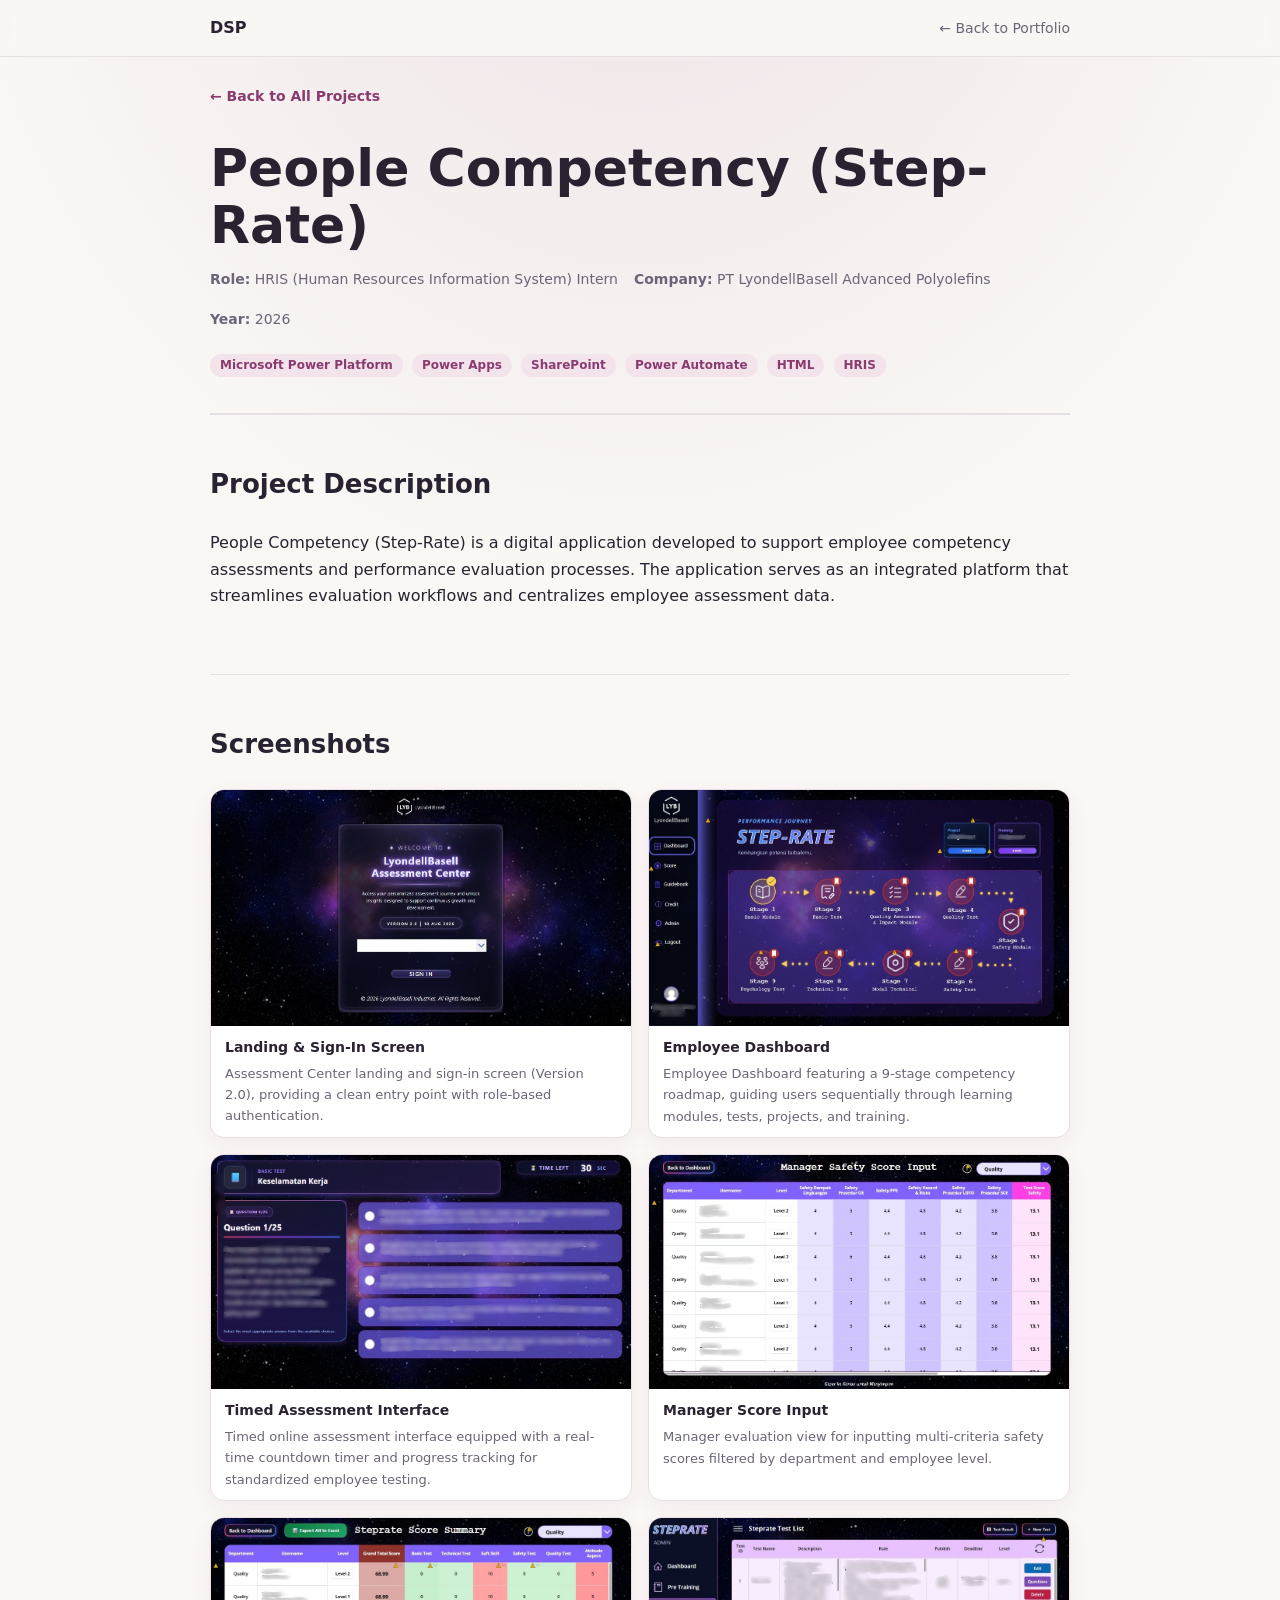
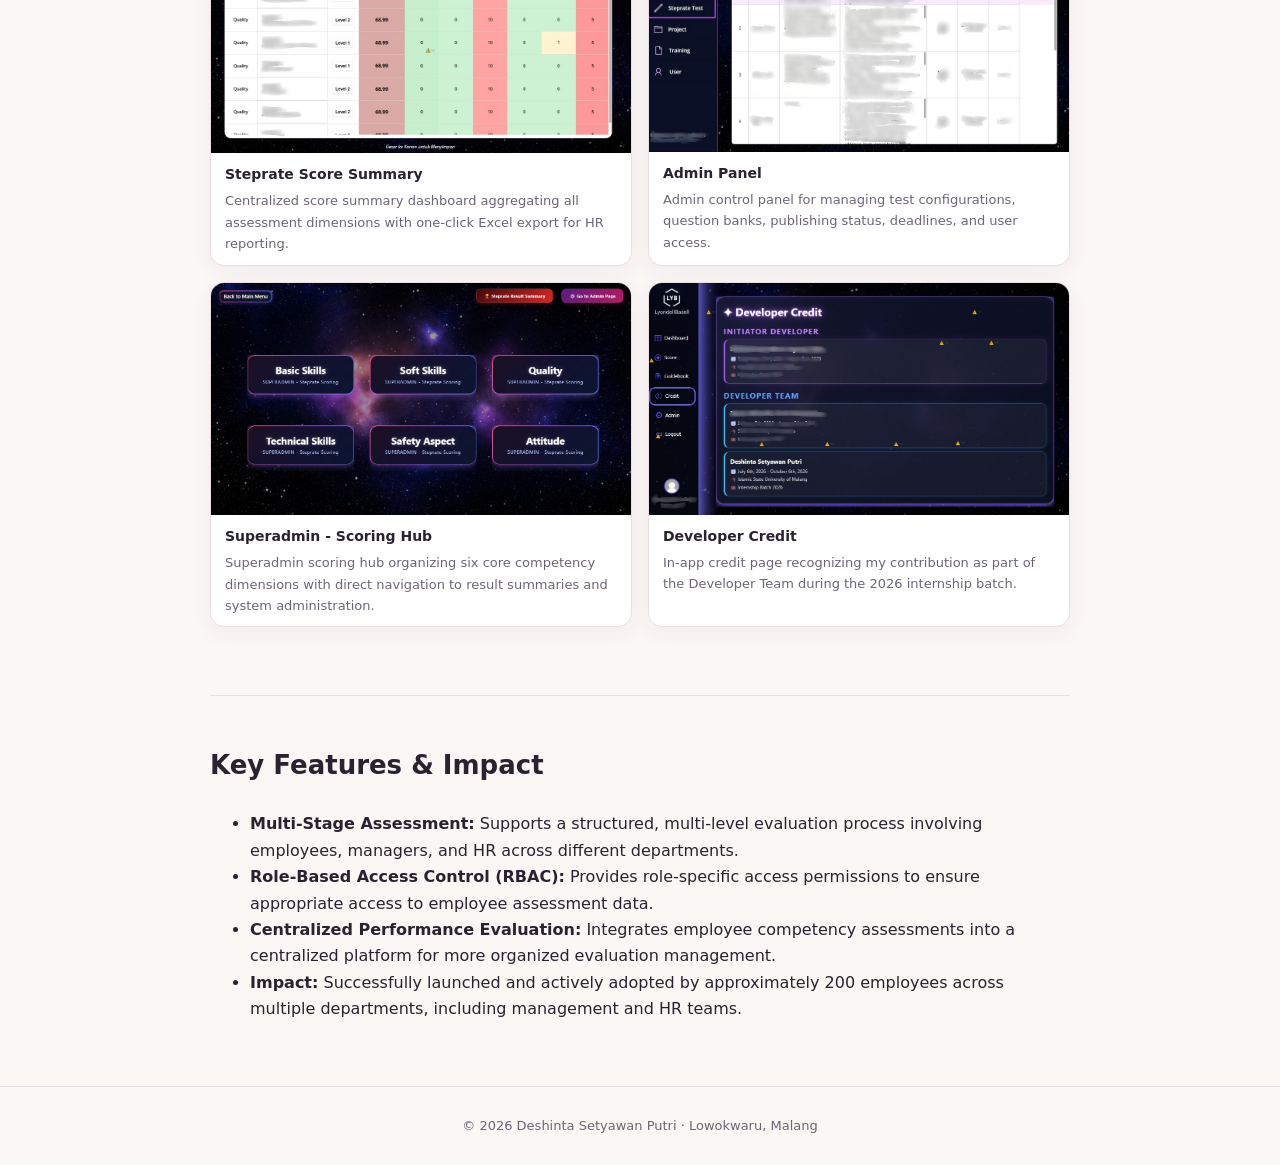
<file: projects/step-rate.html>
<!doctype html>
<html lang="en">
  <head>
    <meta charset="utf-8" />
    <meta name="viewport" content="width=device-width, initial-scale=1" />
    <title>People Competency (Step-Rate) — Deshinta Setyawan Putri</title>
    <link rel="stylesheet" href="../style.css" />
  </head>
  <body>
    <header>
      <div class="wrap">
        <nav>
          <a class="logo" href="../">DSP</a>
          <ul>
            <li><a href="../#projects">← Back to Portfolio</a></li>
          </ul>
        </nav>
      </div>
    </header>

    <main class="wrap">
      <a href="../#projects" class="back-link"
        >← Back to All Projects</a
      >

      <div class="proj-hero">
        <h1>People Competency (Step-Rate)</h1>
        <div class="proj-meta">
          <span
            ><strong>Role:</strong> HRIS (Human Resources Information System)
            Intern</span
          >
          <span
            ><strong>Company:</strong> PT LyondellBasell Advanced
            Polyolefins</span
          >
          <span><strong>Year:</strong> 2026</span>
        </div>
        <div>
          <span class="tag">Microsoft Power Platform</span>
          <span class="tag">Power Apps</span>
          <span class="tag">SharePoint</span>
          <span class="tag">Power Automate</span>
          <span class="tag">HTML</span>

          <span class="tag">HRIS</span>
        </div>
      </div>

      <section>
        <h2>Project Description</h2>
        <p>
          People Competency (Step-Rate) is a digital application developed to
          support employee competency assessments and performance evaluation
          processes. The application serves as an integrated platform that
          streamlines evaluation workflows and centralizes employee assessment
          data.
        </p>
      </section>

      <section>
        <h2>Screenshots</h2>
        <div class="gallery">
          <figure>
            <img src="../images/steprate-loginscreen.jpeg" alt="Login Screen" />
            <figcaption>
              <strong>Landing &amp; Sign-In Screen</strong>
              Assessment Center landing and sign-in screen (Version 2.0),
              providing a clean entry point with role-based authentication.
            </figcaption>
          </figure>
          <figure>
            <img
              src="../images/steprate-maindashboard.jpg"
              alt="Main Dashboard"
            />
            <figcaption>
              <strong>Employee Dashboard</strong>
              Employee Dashboard featuring a 9-stage competency roadmap, guiding
              users sequentially through learning modules, tests, projects, and
              training.
            </figcaption>
          </figure>

          <figure>
            <img
              src="../images/steprate-timedAssessmentInterface.jpg"
              alt="Timed Assessment Interface"
            />
            <figcaption>
              <strong>Timed Assessment Interface</strong>
              Timed online assessment interface equipped with a real-time
              countdown timer and progress tracking for standardized employee
              testing.
            </figcaption>
          </figure>
          <figure>
            <img
              src="../images/steprate-ManagerSafetyScoreInput.jpg"
              alt="Manager Safety Score Input"
            />
            <figcaption>
              <strong>Manager Score Input</strong>
              Manager evaluation view for inputting multi-criteria safety scores
              filtered by department and employee level.
            </figcaption>
          </figure>
          <figure>
            <img
              src="../images/steprate-ScoreSummary.jpg"
              alt="Steprate Score Summary"
            />
            <figcaption>
              <strong>Steprate Score Summary</strong>
              Centralized score summary dashboard aggregating all assessment
              dimensions with one-click Excel export for HR reporting.
            </figcaption>
          </figure>
          <figure>
            <img
              src="../images/steprate-adminpanel.jpg"
              alt="Admin Panel — Test Management"
            />
            <figcaption>
              <strong>Admin Panel</strong>
              Admin control panel for managing test configurations, question
              banks, publishing status, deadlines, and user access.
            </figcaption>
          </figure>
          <figure>
            <img
              src="../images/steprate-superadminscoringhub.jpeg"
              alt="Superadmin - Scoring Hub"
            />
            <figcaption>
              <strong>Superadmin - Scoring Hub</strong>
              Superadmin scoring hub organizing six core competency dimensions
              with direct navigation to result summaries and system
              administration.
            </figcaption>
          </figure>

          <figure>
            <img
              src="../images/steprate-developercredit.jpg"
              alt="Developer Credit"
            />
            <figcaption>
              <strong>Developer Credit</strong>
              In-app credit page recognizing my contribution as part of the
              Developer Team during the 2026 internship batch.
            </figcaption>
          </figure>
        </div>
      </section>

      <section>
        <h2>Key Features &amp; Impact</h2>
        <ul>
          <li>
            <strong>Multi-Stage Assessment:</strong> Supports a structured,
            multi-level evaluation process involving employees, managers, and HR
            across different departments.
          </li>
          <li>
            <strong>Role-Based Access Control (RBAC):</strong> Provides
            role-specific access permissions to ensure appropriate access to
            employee assessment data.
          </li>
          <li>
            <strong>Centralized Performance Evaluation:</strong> Integrates
            employee competency assessments into a centralized platform for more
            organized evaluation management.
          </li>
          <li>
            <strong>Impact:</strong> Successfully launched and actively adopted
            by approximately 200 employees across multiple departments,
            including management and HR teams.
          </li>
        </ul>
      </section>
    </main>

    <footer>© 2026 Deshinta Setyawan Putri · Lowokwaru, Malang</footer>
  </body>
</html>
</file>
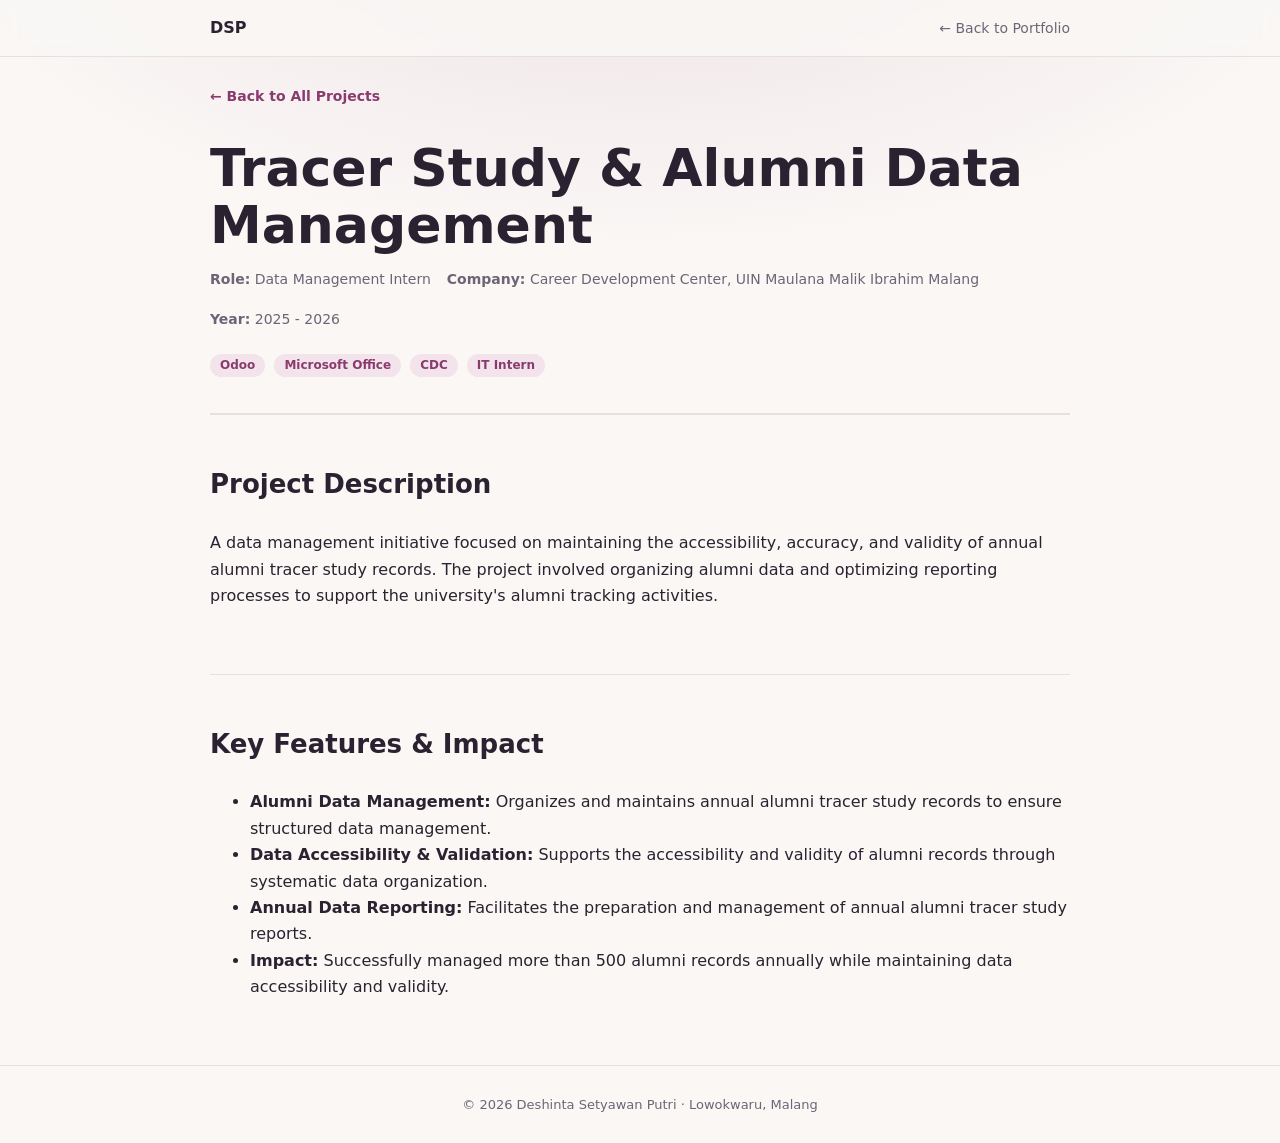
<file: projects/tracer-study.html>
<!doctype html>
<html lang="en">
  <head>
    <meta charset="utf-8" />
    <meta name="viewport" content="width=device-width, initial-scale=1" />
    <title>Tracer Study — Deshinta Setyawan Putri</title>
    <link rel="stylesheet" href="../style.css" />
  </head>
  <body>
    <header>
      <div class="wrap">
        <nav>
          <a class="logo" href="../">DSP</a>
          <ul>
            <li><a href="../#projects">← Back to Portfolio</a></li>
          </ul>
        </nav>
      </div>
    </header>

    <main class="wrap">
      <a href="../#projects" class="back-link"
        >← Back to All Projects</a
      >

      <div class="proj-hero">
        <h1>Tracer Study & Alumni Data Management</h1>
        <div class="proj-meta">
          <span
            ><strong>Role:</strong> Data Management
            Intern</span
          >
          <span
            ><strong>Company:</strong> Career Development Center, UIN Maulana Malik Ibrahim Malang</span
          >
          <span><strong>Year:</strong> 2025 - 2026</span>
        </div>
        <div>
          <span class="tag">Odoo</span>
          <span class="tag">Microsoft Office</span>
          <span class="tag">CDC</span>
          <span class="tag">IT Intern</span>
        </div>
      </div>

      <section>
        <h2>Project Description</h2>
        <p>
          A data management initiative focused on maintaining the accessibility,
          accuracy, and validity of annual alumni tracer study records. The
          project involved organizing alumni data and optimizing reporting
          processes to support the university's alumni tracking activities.
        </p>
      </section>

      <!-- <section>
        <h2>Screenshots</h2>
        <div class="gallery">
          <figure>
            <img src="../images/steprate-1.png" alt="Dashboard Step-Rate" />
            <figcaption>
              Tampilan Dashboard utama untuk monitoring progres evaluasi.
            </figcaption>
          </figure>
          <figure>
            <img src="../images/steprate-2.png" alt="Form Evaluasi" />
            <figcaption>
              Halaman penilaian multi-stage untuk Manager dan HR.
            </figcaption>
          </figure>
        </div>
      </section> -->

      <section>
        <h2>Key Features &amp; Impact</h2>
        <ul>
          <li>
            <strong>Alumni Data Management:</strong> Organizes and maintains
            annual alumni tracer study records to ensure structured data
            management.
          </li>
          <li>
            <strong>Data Accessibility & Validation:</strong> Supports the
            accessibility and validity of alumni records through systematic data
            organization.
          </li>
          <li>
            <strong>Annual Data Reporting:</strong> Facilitates the preparation
            and management of annual alumni tracer study reports.
          </li>
          <li>
            <strong>Impact:</strong> Successfully managed more than 500 alumni
            records annually while maintaining data accessibility and validity.
          </li>
        </ul>
      </section>
    </main>

    <footer>© 2026 Deshinta Setyawan Putri · Lowokwaru, Malang</footer>
  </body>
</html>
</file>
<file: style.css>
:root {
  --bg: #faf7f5;
  --surface: #fff;
  --text: #2a2230;
  --muted: #6d6577;
  --accent: #8a3b6e;
  --accent-soft: #f3e4ec;
  --line: #e8dfe4;
  box-sizing: border-box;
  padding-top: env(safe-area-inset-top, 0px);
  padding-bottom: env(safe-area-inset-bottom, 0px);
}
@media (prefers-color-scheme: dark) {
  :root:not([data-theme="light"]) {
    --bg: #17131b;
    --surface: #211b27;
    --text: #f1ebf4;
    --muted: #a99fb3;
    --accent: #e08fc0;
    --accent-soft: #35232f;
    --line: #3a3041;
    color-scheme: dark;
  }
}
:root[data-theme="dark"] {
  --bg: #17131b;
  --surface: #211b27;
  --text: #f1ebf4;
  --muted: #a99fb3;
  --accent: #e08fc0;
  --accent-soft: #35232f;
  --line: #3a3041;
  color-scheme: dark;
}
* {
  box-sizing: border-box;
}
html {
  scroll-behavior: smooth;
  scroll-padding-top: calc(env(safe-area-inset-top, 0px) + 64px);
}
body {
  margin: 0;
  background-color: var(--bg);
  background-image: radial-gradient(
    ellipse 80% 45% at 50% -10%,
    color-mix(in srgb, var(--accent) 12%, transparent),
    transparent 70%
  );
  background-repeat: no-repeat;
  color: var(--text);
  font:
    16px/1.65 "Segoe UI",
    system-ui,
    -apple-system,
    Roboto,
    sans-serif;
}
body::before {
  content: "";
  position: fixed;
  inset: 0 0 auto;
  height: env(safe-area-inset-top, 0px);
  background: var(--bg);
  z-index: 10;
}
a {
  color: var(--accent);
  text-decoration: none;
}
.wrap {
  max-width: 900px;
  margin: 0 auto;
  padding: 0 20px;
}
header {
  position: sticky;
  top: env(safe-area-inset-top, 0px);
  background: color-mix(in srgb, var(--bg) 85%, transparent);
  backdrop-filter: blur(10px);
  -webkit-backdrop-filter: blur(10px);
  border-bottom: 1px solid var(--line);
  z-index: 9;
}
nav {
  display: flex;
  justify-content: space-between;
  align-items: center;
  gap: 12px;
  min-height: 56px;
}
nav .logo {
  font-weight: 700;
  color: var(--text);
  flex-shrink: 0;
}
nav ul {
  display: flex;
  flex-wrap: wrap;
  justify-content: flex-end;
  align-items: center;
  gap: 16px;
  list-style: none;
  margin: 0;
  padding: 0;
  overflow: visible;
  font-size: 14px;
}
nav ul li {
  display: flex;
  align-items: center;
  line-height: 1.2;
}
nav ul a {
  position: relative;
  display: inline-block;
  padding: 4px 0;
  color: var(--muted);
  white-space: nowrap;
}
.hero {
  display: grid;
  grid-template-columns: 1fr auto;
  gap: 32px;
  align-items: center;
  padding: 72px 0 56px;
}
.hero .eyebrow {
  color: var(--accent);
  font-weight: 600;
  font-size: 14px;
  letter-spacing: 0.08em;
  text-transform: uppercase;
}
h1 {
  font-size: clamp(32px, 6vw, 52px);
  line-height: 1.1;
  margin: 8px 0 14px;
}
.hero p {
  color: var(--muted);
  max-width: 540px;
  margin: 0 0 24px;
}
.avatar {
  width: 150px;
  height: 150px;
  border-radius: 50%;
  background: linear-gradient(
    145deg,
    var(--accent-soft),
    color-mix(in srgb, var(--accent) 22%, var(--surface))
  );
  color: var(--accent);
  display: flex;
  align-items: center;
  justify-content: center;
  font-size: 48px;
  font-weight: 700;
  border: 3px solid var(--accent);
  box-shadow: 0 0 0 5px color-mix(in srgb, var(--accent) 14%, transparent);
}
.btn {
  display: inline-block;
  padding: 10px 20px;
  border-radius: 999px;
  background: linear-gradient(
    135deg,
    var(--accent),
    color-mix(in srgb, var(--accent) 78%, #000)
  );
  color: var(--bg);
  font-weight: 600;
  margin-right: 8px;
  box-shadow: 0 6px 16px color-mix(in srgb, var(--accent) 28%, transparent);
  transition:
    transform 0.2s,
    box-shadow 0.2s,
    opacity 0.2s;
}
.btn:hover {
  transform: translateY(-2px);
  box-shadow: 0 10px 22px color-mix(in srgb, var(--accent) 36%, transparent);
  opacity: 0.96;
}
.btn.alt {
  background: transparent;
  color: var(--accent);
  border: 1.5px solid var(--accent);
  box-shadow: none;
}
.btn.alt:hover {
  background: var(--accent-soft);
  box-shadow: none;
}
section {
  padding: 48px 0;
  border-top: 1px solid var(--line);
}
h2 {
  font-size: 26px;
  margin: 0 0 24px;
}
.stats {
  display: grid;
  grid-template-columns: repeat(auto-fit, minmax(150px, 1fr));
  gap: 14px;
  margin-top: 24px;
}
.stat {
  position: relative;
  background: var(--surface);
  border: 1px solid var(--line);
  border-radius: 14px;
  padding: 16px;
  text-align: center;
  box-shadow: 0 6px 20px color-mix(in srgb, var(--accent) 6%, transparent);
  transition:
    transform 0.2s,
    border-color 0.2s,
    box-shadow 0.2s;
}
.stat:hover {
  transform: translateY(-2px);
  border-color: var(--accent);
  box-shadow: 0 12px 28px color-mix(in srgb, var(--accent) 16%, transparent);
}
.stat b {
  display: block;
  font-size: 28px;
  color: var(--accent);
}
.stat span {
  font-size: 13px;
  color: var(--muted);
}
.tl {
  border-left: 2px solid var(--line);
  margin-left: 6px;
}
.item {
  position: relative;
  padding: 0 0 28px 24px;
}
.item::before {
  content: "";
  position: absolute;
  left: -7px;
  top: 6px;
  width: 12px;
  height: 12px;
  border-radius: 50%;
  background: var(--accent);
}
.item h3 {
  margin: 0;
  font-size: 18px;
}
.item .meta {
  color: var(--muted);
  font-size: 14px;
  margin: 2px 0 8px;
}
.item p,
.item ul {
  margin: 0;
  color: var(--text);
}
.item ul {
  padding-left: 18px;
}
.grid {
  display: grid;
  grid-template-columns: repeat(auto-fit, minmax(250px, 1fr));
  gap: 16px;
}
.card,
a.card {
  position: relative;
  display: flex;
  flex-direction: column;
  background: var(--surface);
  border: 1px solid var(--line);
  border-radius: 16px;
  padding: 20px;
  color: inherit;
  cursor: pointer;
  box-shadow: 0 6px 20px color-mix(in srgb, var(--accent) 6%, transparent);
  transition:
    transform 0.2s,
    border-color 0.2s,
    box-shadow 0.2s;
}
.card h3 {
  margin: 0 0 6px;
  font-size: 17px;
}
.card p {
  margin: 0 0 12px;
  color: var(--muted);
  font-size: 15px;
}
a.card:hover {
  transform: translateY(-4px);
  border-color: var(--accent);
  box-shadow: 0 12px 28px color-mix(in srgb, var(--accent) 16%, transparent);
}
.card-cta {
  margin-top: auto;
  padding-top: 14px;
  font-size: 13px;
  font-weight: 600;
  color: var(--accent);
  display: inline-flex;
  align-items: center;
  gap: 4px;
}
.card-cta span {
  transition: transform 0.2s;
}
a.card:hover .card-cta span {
  transform: translateX(4px);
}
.tag {
  display: inline-block;
  background: var(--accent-soft);
  color: var(--accent);
  border-radius: 999px;
  padding: 2px 10px;
  font-size: 12px;
  margin: 0 4px 4px 0;
  font-weight: 600;
}
.skills {
  display: grid;
  grid-template-columns: repeat(auto-fit, minmax(240px, 1fr));
  gap: 16px;
}
.skills h3 {
  font-size: 15px;
  margin: 0 0 10px;
  color: var(--muted);
  text-transform: uppercase;
  letter-spacing: 0.06em;
}
.contact {
  text-align: center;
}
.contact p {
  color: var(--muted);
  max-width: 480px;
  margin: 0 auto 20px;
}
footer {
  padding: 28px 0;
  text-align: center;
  color: var(--muted);
  font-size: 13px;
  border-top: 1px solid var(--line);
}
@media (max-width: 640px) {
  .hero {
    grid-template-columns: 1fr;
    padding-top: 40px;
  }
  .avatar {
    order: -1;
    width: 110px;
    height: 110px;
    font-size: 36px;
  }
  nav .logo {
    display: none;
  }
}
.org-wrap {
  position: relative;
  margin-top: 16px;
  padding: 14px 16px;
  background: var(--surface);
  border: 1px solid var(--line);
  border-radius: 12px;
  box-shadow: 0 6px 20px color-mix(in srgb, var(--accent) 6%, transparent);
}
.org-label {
  font-size: 12px;
  font-weight: 700;
  text-transform: uppercase;
  letter-spacing: 0.06em;
  color: var(--accent);
  margin: 0 0 12px;
}
.org-item {
  padding-left: 12px;
  border-left: 2px solid var(--line);
}
.org-item + .org-item {
  margin-top: 12px;
}
.org-item h4 {
  margin: 0;
  font-size: 15px;
  color: var(--text);
}
.org-item .meta {
  font-size: 13px;
  color: var(--muted);
  margin: 2px 0 4px;
}
.org-item p {
  font-size: 14px;
  color: var(--muted);
  margin: 0;
}
.back-link {
  display: inline-block;
  margin: 28px 0 12px;
  font-weight: 600;
  font-size: 14px;
}
.proj-hero {
  padding: 12px 0 32px;
  border-bottom: 1px solid var(--line);
}
.proj-meta {
  display: flex;
  flex-wrap: wrap;
  gap: 16px;
  color: var(--muted);
  font-size: 14px;
  margin: 12px 0 20px;
}
.gallery {
  display: grid;
  grid-template-columns: repeat(auto-fit, minmax(280px, 1fr));
  gap: 16px;
  margin: 20px 0;
}
.gallery figure {
  position: relative;
  margin: 0;
  background: var(--surface);
  border: 1px solid var(--line);
  border-radius: 14px;
  overflow: hidden;
  box-shadow: 0 6px 20px color-mix(in srgb, var(--accent) 6%, transparent);
  transition:
    transform 0.2s,
    border-color 0.2s,
    box-shadow 0.2s;
}
.gallery figure:hover {
  border-color: var(--accent);
  box-shadow: 0 12px 28px color-mix(in srgb, var(--accent) 16%, transparent);
}
.gallery img {
  width: 100%;
  height: auto;
  display: block;
}
.gallery figcaption {
  padding: 10px 14px;
  font-size: 13px;
  color: var(--muted);
}
.gallery figcaption strong {
  display: block;
  color: var(--text);
  font-size: 14px;
  margin-bottom: 4px;
}
.cert-btn {
  display: inline-flex;
  align-items: center;
  gap: 6px;
  margin-top: 12px;
  padding: 5px 14px;
  font-size: 13px;
  font-weight: 600;
  color: var(--accent);
  background: var(--accent-soft);
  border: 1px solid var(--line);
  border-radius: 999px;
  transition:
    transform 0.2s,
    border-color 0.2s;
}
.cert-btn:hover {
  transform: translateY(-1px);
  border-color: var(--accent);
}
</file>
